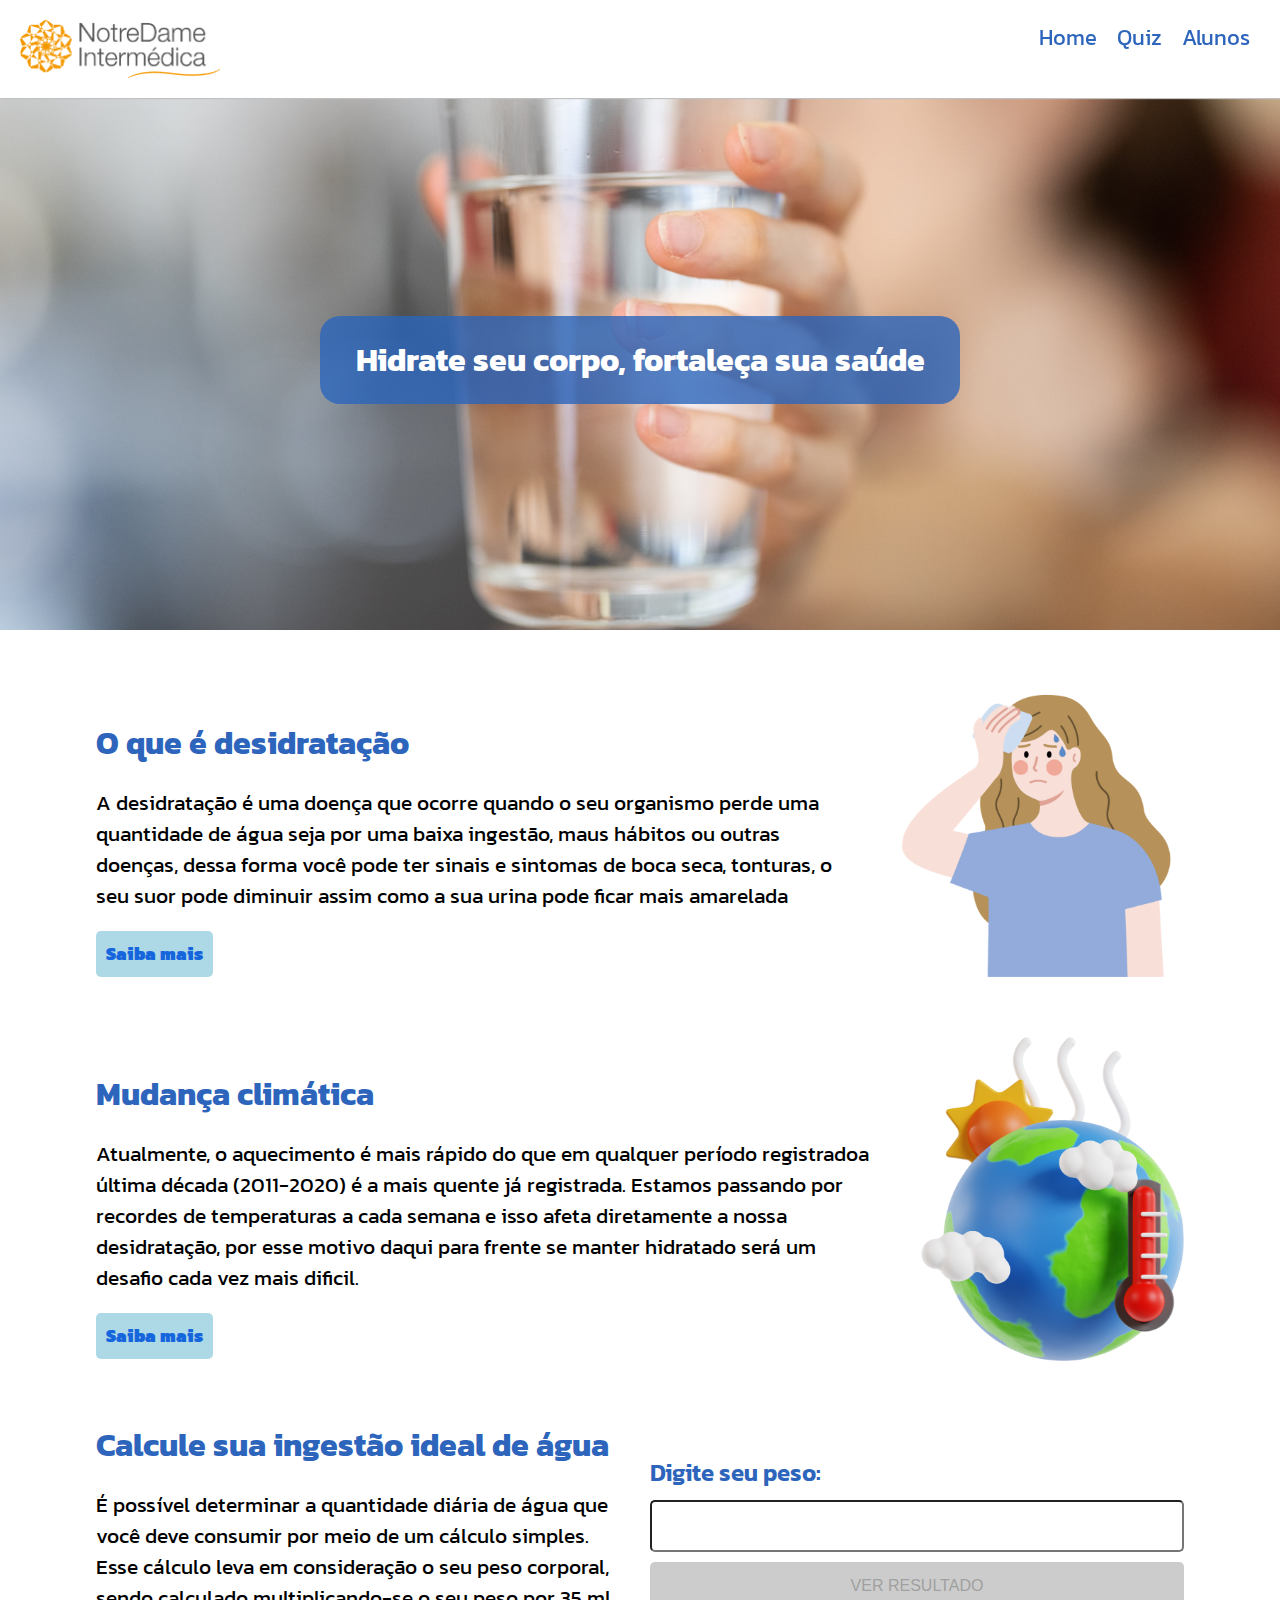
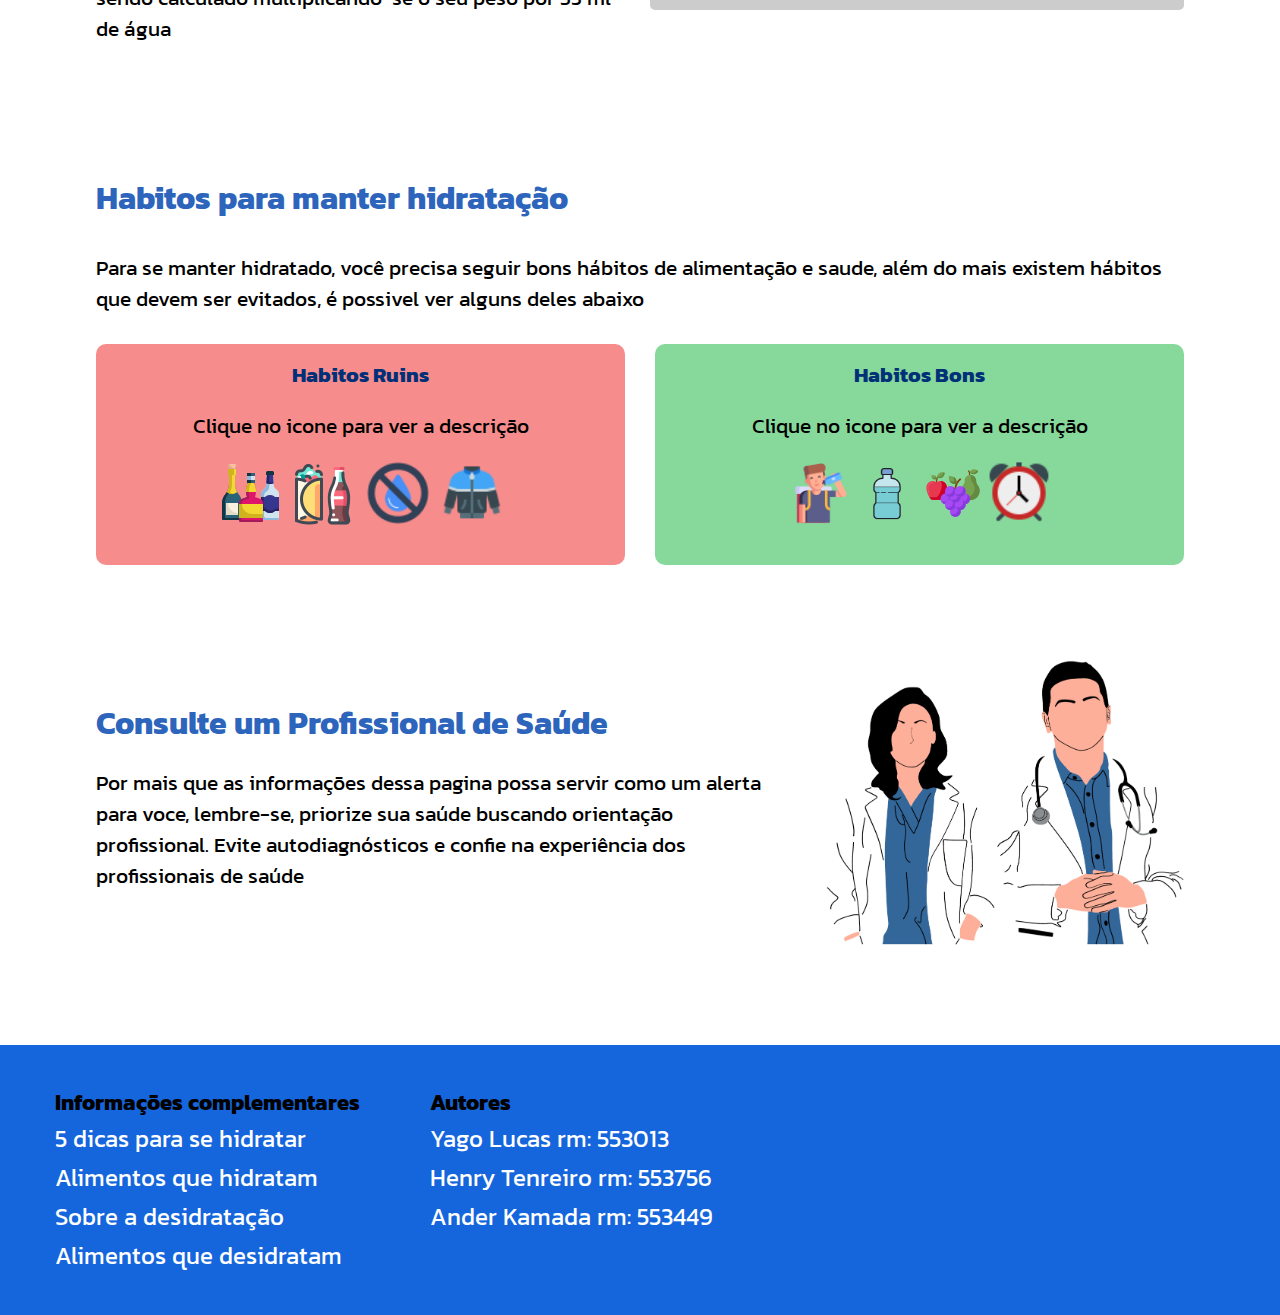
<file: index.html>
<!DOCTYPE html>
<html lang="pt-br">
  <head>
    <meta charset="UTF-8" />
    <meta name="viewport" content="width=device-width, initial-scale=1.0" />
    <title>Hidratação - Pagina Inicial</title>
    <link rel="stylesheet" href="style/style.css" />
    <link rel="stylesheet" href="style/index.css" />
    <link
      rel="shortcut icon"
      href="image/icons8-garrafa-de-água-100.png"
      type="image/x-icon"
    />
  </head>

  <body>
    <header>
      <img src="image/layout_set_logo.png" alt="logo da intermédica" />
      <nav>
        <div>
          <img
            class="js-icone-menu icone-menu"
            src="image/hamburger.png"
            alt="icone menu"
          />
        </div>
        <ul class="ocultar">
          <li><a href="index.html">Home</a></li>
          <li><a href="quiz.html">Quiz</a></li>
          <li><a href="alunos.html">Alunos</a></li>
        </ul>
      </nav>
    </header>

    <main>
      <section class="primeira-secao">
        <h1>Hidrate seu corpo, fortaleça sua saúde</h1>
      </section>

      <section class="container">
        <div class="informacoes">
          <h2>O que é desidratação</h2>
          <p>
            A desidratação é uma doença que ocorre quando o seu organismo perde
            uma quantidade de água seja por uma baixa ingestão, maus hábitos ou
            outras doenças, dessa forma você pode ter sinais e sintomas de boca
            seca, tonturas, o seu suor pode diminuir assim como a sua urina pode
            ficar mais amarelada
          </p>
          <a
            class="btn-saiba-mais"
            target="_blank"
            href="https://www.msdmanuals.com/pt-br/casa/dist%C3%BArbios-hormonais-e-metab%C3%B3licos/equil%C3%ADbrio-h%C3%ADdrico/desidrata%C3%A7%C3%A3o"
            >Saiba mais</a
          >
        </div>

        <img src="image/barra.png" alt="imagem de mulher com a mão na cabeça" />
      </section>

      <section class="container">
        <div class="informacoes mudanca-climatica">
          <h2>Mudança climática</h2>
          <p>
            Atualmente, o aquecimento é mais rápido do que em qualquer período
            registradoa última década (2011-2020) é a mais quente já registrada.
            Estamos passando por recordes de temperaturas a cada semana e isso
            afeta diretamente a nossa desidratação, por esse motivo daqui para
            frente se manter hidratado será um desafio cada vez mais dificil.
          </p>
          <a
            class="btn-saiba-mais"
            target="_blank"
            href="https://www.un.org/pt/climatechange/science/causes-effects-climate-change#:~:text=Temperaturas%20mais%20altas,quente%20do%20que%20a%20anterior."
            >Saiba mais</a
          >
        </div>

        <img
          class="img-mudanca-climatica"
          src="image/mudanca-climatica.png"
          alt="icone do mundo com altas temperaturas"
        />
      </section>

      <section class="container container-quiz-conta">
        <div class="container-conta">
          <div>
            <h2>Calcule sua ingestão ideal de água</h2>
            <p>
              É possível determinar a quantidade diária de água que você deve
              consumir por meio de um cálculo simples. Esse cálculo leva em
              consideração o seu peso corporal, sendo calculado multiplicando-se
              o seu peso por 35 ml de água
            </p>
          </div>
          <div class="container-calculo">
            <form class="form-conta">
              <label for="peso">Digite seu peso:</label
              ><input
                class="js-valor-peso"
                type="number"
                id="peso"
                min="0"
                max="300"
              />
              <input
                class="btn-resultado js-btn-resultado"
                type="button"
                value="Ver Resultado"
                disabled
                title="Informe um valor"
              />
            </form>
            <div>
              <p class="p-calculo js-mostar-calculo"></p>
            </div>
          </div>
        </div>

        <p class="js-mostrar-quiz"></p>
      </section>

      <section class="container habitos-hidratacao">
        <h2>Habitos para manter hidratação</h2>
        <p>
          Para se manter hidratado, você precisa seguir bons hábitos de
          alimentação e saude, além do mais existem hábitos que devem ser
          evitados, é possivel ver alguns deles abaixo
        </p>
        <div class="habitos">
          <div class="habitos-ruins">
            <h3>Habitos Ruins</h3>
            <p>Clique no icone para ver a descrição</p>
            <div class="icones-habitos">
              <img
                class="js-bebidas-alcoolica"
                src="image/icons8-drinks-64.png"
                alt="Bebidas alcolicas juntas"
              />
              <img
                class="js-fast-food"
                src="image/icons8-comida-fast-food-street-food-18-64.png"
                alt="comida de Fast-Food"
              />
              <img
                class="js-sem-agua"
                src="image/icons8-no-water-53.png"
                alt="agua com risco no meio"
              />
              <img
                class="js-roupa-calor"
                src="image/icons8-fato-de-treino-48.png"
                alt="Jaqueta de frio"
              />
            </div>

            <p class="mostar-informacoes js-mostar-informacoes-ruins"></p>
          </div>

          <div class="habitos-bons">
            <h3>Habitos Bons</h3>
            <p>Clique no icone para ver a descrição</p>
            <div class="icones-habitos">
              <img
                class="js-beber-agua"
                src="image/icons8-drink-water-66.png"
                alt="Homem bebendo agua"
              />
              <img
                class="js-garrafa-agua"
                src="image/icons8-garrafa-de-água-100.png"
                alt="garrafa de agua"
              />
              <img
                class="js-frutas"
                src="image/icons8-fruits-64.png"
                alt="grupo de frutas"
              />
              <img
                class="js-relogio"
                src="image/icons8-relógio-despertador-48.png"
                alt="relogio"
              />
            </div>
            <p class="mostar-informacoes js-mostar-informacoes-bons"></p>
          </div>
        </div>
      </section>

      <section class="container">
        <div>
          <h2>Consulte um Profissional de Saúde</h2>
          <p>
            Por mais que as informações dessa pagina possa servir como um alerta
            para voce, lembre-se, priorize sua saúde buscando orientação
            profissional. Evite autodiagnósticos e confie na experiência dos
            profissionais de saúde
          </p>
        </div>

        <img src="image/nedico-2.png" alt="Foto de médica e médico juntos" />
      </section>
    </main>

    <footer>
      <section>
        <h3>Informações complementares</h3>
        <nav>
          <ul>
            <li>
              <a
                target="_blank"
                href="https://www.prefeitura.sp.gov.br/cidade/secretarias/saude/noticias/?p=322034"
                >5 dicas para se hidratar</a
              >
            </li>
            <li>
              <a
                target="_blank"
                href="https://www.capesesp.com.br/alimentos-que-hidratam"
                >Alimentos que hidratam</a
              >
            </li>
            <li>
              <a
                target="_blank"
                href="https://www.msdmanuals.com/pt-br/casa/dist%C3%BArbios-hormonais-e-metab%C3%B3licos/equil%C3%ADbrio-h%C3%ADdrico/desidrata%C3%A7%C3%A3o"
                >Sobre a desidratação</a
              >
            </li>
            <li>
              <a
                target="_blank"
                href="https://www.europa.com.br/blog/alimentos-que-desidratam"
                >Alimentos que desidratam</a
              >
            </li>
          </ul>
        </nav>
      </section>

      <section>
        <h3>Autores</h3>
        <nav>
          <ul>
            <li>
              <a target="_blank" href="https://github.com/yagoluucas"
                >Yago Lucas rm: 553013</a
              >
            </li>
            <li>
              <a target="_blank" href="https://github.com/HenryTenreiro"
                >Henry Tenreiro rm: 553756</a
              >
            </li>
            <li>
              <a target="_blank" href="https://github.com/AnderKamada"
                >Ander Kamada rm: 553449</a
              >
            </li>
          </ul>
        </nav>
      </section>
    </footer>

    <script src="script/index.js"></script>
    <script src="script/menu.js"></script>
    <script>
      window.watsonAssistantChatOptions = {
        integrationID: "52a0181f-40bb-450d-aa9d-fa6ad965ba51", // The ID of this integration.
        region: "au-syd", // The region your integration is hosted in.
        serviceInstanceID: "edf3aa1c-cff1-459e-926c-e7f62fc090a5", // The ID of your service instance.
        onLoad: async (instance) => {
          await instance.render();
        },
      };
      setTimeout(function () {
        const t = document.createElement("script");
        t.src =
          "https://web-chat.global.assistant.watson.appdomain.cloud/versions/" +
          (window.watsonAssistantChatOptions.clientVersion || "latest") +
          "/WatsonAssistantChatEntry.js";
        document.head.appendChild(t);
      });
    </script>
  </body>
</html>
</file>
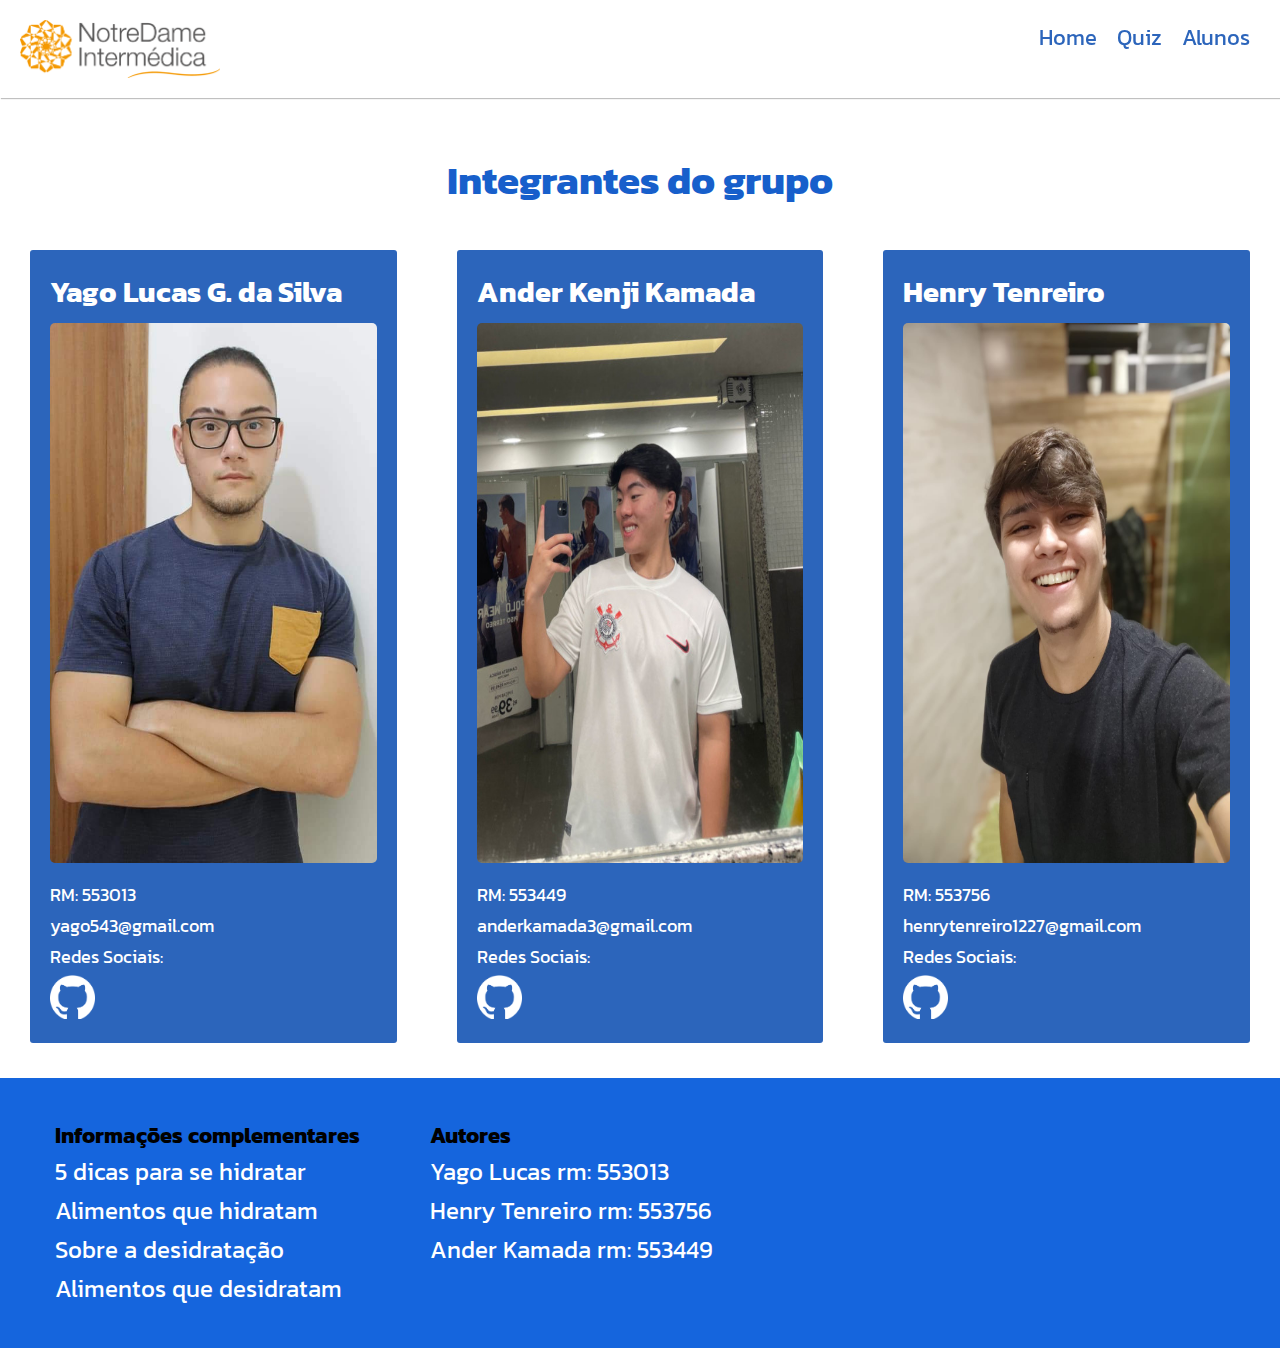
<file: alunos.html>
<!DOCTYPE html>
<html lang="pt-br">
<head>
    <meta charset="UTF-8">
    <meta name="viewport" content="width=device-width, initial-scale=1.0">
    <title>Hidratação - alunos</title>
    <link rel="stylesheet" href="style/style.css">
    <link rel="stylesheet" href="style/alunos.css">
    <link rel="shortcut icon" href="image/icons8-garrafa-de-água-100.png" type="image/x-icon">
</head>
<body>

    <header>
        <img src="image/layout_set_logo.png" alt="logo da intermédica">
        <nav>
            <div><img class="js-icone-menu icone-menu" src="image/hamburger.png" alt="icone menu"></div>
            <ul class="ocultar">
                <li><a href="index.html">Home</a></li>
                <li><a href="quiz.html">Quiz</a></li>
                <li><a href="alunos.html">Alunos</a></li>
            </ul>
        </nav>
    </header>

    <main>
        <h1>Integrantes do grupo</h1>
        <div class="alunos">
            <section>
                <h2>Yago Lucas G. da Silva</h2>
                <img src="image/WhatsApp Image 2023-11-25 at 00.12.35.jpeg" alt="foto do aluno Yago">
                <p>RM: 553013</p>
                <p>yago543@gmail.com</p>
                <p>Redes Sociais:</p>
                <a href="https://github.com/yagoluucas" target="_blank"><img src="image/github-mark-white.png" alt="logo do github"></a>
            </section>

            <section>
                <h2>Ander Kenji Kamada</h2>
                <img src="image/WhatsApp Image 2023-11-25 at 00.03.28.jpeg" alt="foto do aluno Ander">
                <p>RM: 553449</p>
                <p>anderkamada3@gmail.com</p>
                <p>Redes Sociais:</p>
                <a href="https://github.com/AnderKamada" target="_blank"><img src="image/github-mark-white.png" alt="logo do github"></a>
            </section>

            <section>
                <h2>Henry Tenreiro</h2>
                <img src="image/WhatsApp Image 2023-11-25 at 18.14.18.jpeg" alt="foto do aluno Henry">
                <p>RM: 553756</p>
                <p>henrytenreiro1227@gmail.com</p>
                <p>Redes Sociais:</p>
                <a href="https://github.com/HenryTenreiro" target="_blank"><img src="image/github-mark-white.png" alt="logo do github"></a>
            </section>
        </div>
    </main>

    <footer>
        <section>
            <h3>Informações complementares</h3>
            <nav>
                <ul>
                    <li><a target="_blank" href="https://www.prefeitura.sp.gov.br/cidade/secretarias/saude/noticias/?p=322034">5 dicas para se hidratar</a></li>
                    <li><a target="_blank" href="https://www.capesesp.com.br/alimentos-que-hidratam">Alimentos que hidratam</a></li>
                    <li><a target="_blank" href="https://www.msdmanuals.com/pt-br/casa/dist%C3%BArbios-hormonais-e-metab%C3%B3licos/equil%C3%ADbrio-h%C3%ADdrico/desidrata%C3%A7%C3%A3o">Sobre a desidratação</a></li>
                    <li><a target="_blank" href="https://www.europa.com.br/blog/alimentos-que-desidratam">Alimentos que desidratam</a></li>
                </ul>
            </nav>
        </section>

        <section>
            <h3>Autores</h3>
            <nav>
                <ul>
                    <li><a target="_blank" href="https://github.com/yagoluucas">Yago Lucas rm: 553013</a></li>
                    <li><a target="_blank" href="https://github.com/HenryTenreiro">Henry Tenreiro rm: 553756</a></li>
                    <li><a target="_blank" href="https://github.com/AnderKamada">Ander Kamada rm: 553449</a></li>
                </ul>
            </nav>
        </section>
    </footer>

    <script>
        window.watsonAssistantChatOptions = {
          integrationID: "52a0181f-40bb-450d-aa9d-fa6ad965ba51", // The ID of this integration.
          region: "au-syd", // The region your integration is hosted in.
          serviceInstanceID: "edf3aa1c-cff1-459e-926c-e7f62fc090a5", // The ID of your service instance.
          onLoad: async (instance) => { await instance.render(); }
        };
        setTimeout(function(){
          const t=document.createElement('script');
          t.src="https://web-chat.global.assistant.watson.appdomain.cloud/versions/" + (window.watsonAssistantChatOptions.clientVersion || 'latest') + "/WatsonAssistantChatEntry.js";
          document.head.appendChild(t);
        });
      </script>

    <script src="script/menu.js"></script>
    
</body>
</html>
</file>
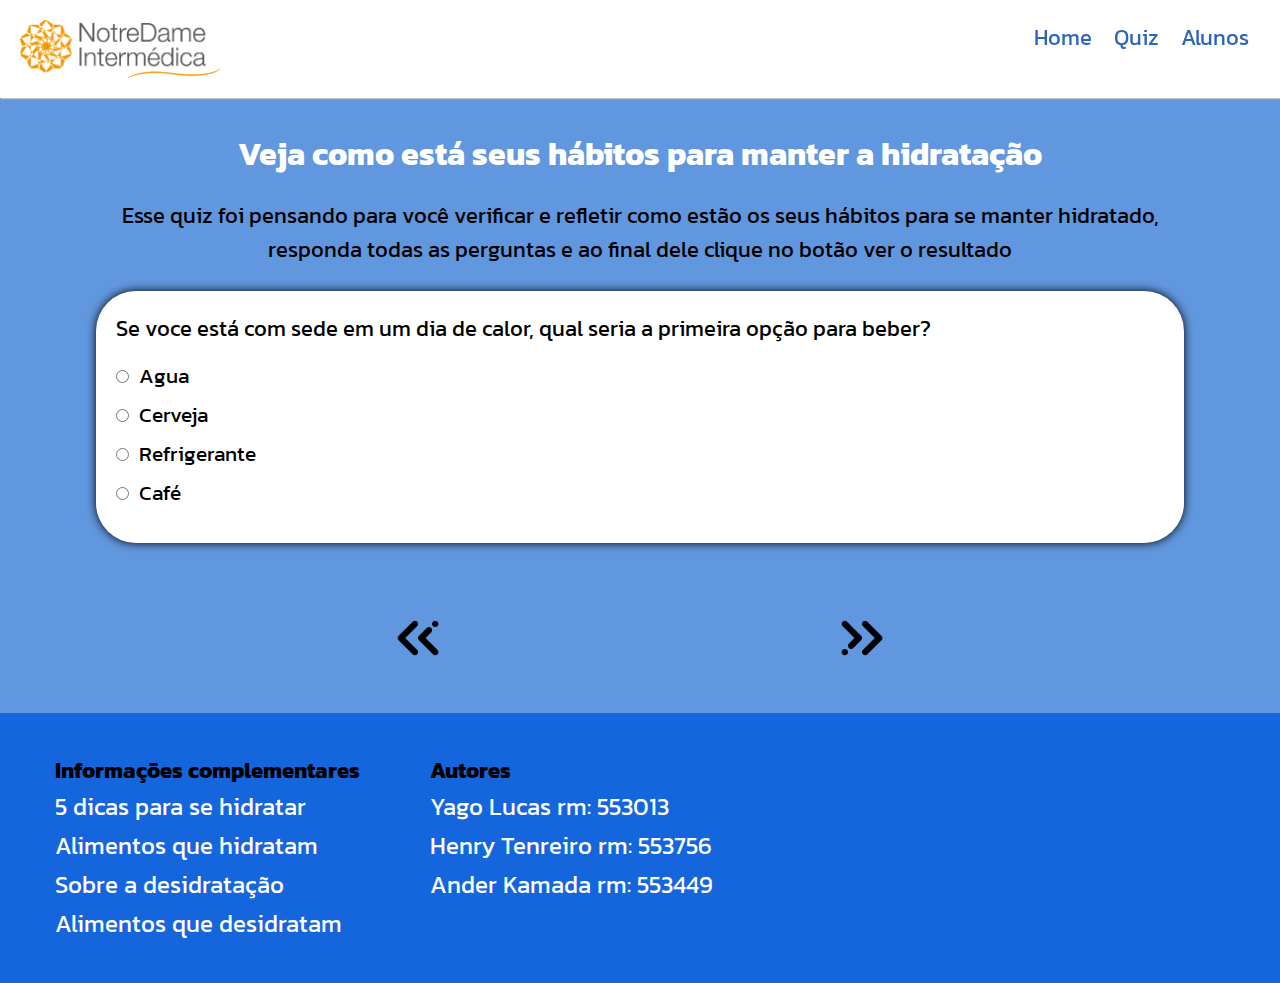
<file: quiz.html>
<!DOCTYPE html>
<html lang="pt-br">
<head>
    <meta charset="UTF-8">
    <meta name="viewport" content="width=device-width, initial-scale=1.0">
    <title>Hidratação - Quiz</title>
    <link rel="shortcut icon" href="image/icons8-garrafa-de-água-100.png" type="image/x-icon">
    <link rel="stylesheet" href="style/style.css">
    <link rel="stylesheet" href="style/quiz.css">
</head>
<body>

    <header>
        <img src="image/layout_set_logo.png" alt="logo da intermédica">
        <nav>
            <div><img class="js-icone-menu icone-menu" src="image/hamburger.png" alt="icone menu"></div>
            <ul class="ocultar">
                <li><a href="index.html">Home</a></li>
                <li><a href="quiz.html">Quiz</a></li>
                <li><a href="alunos.html">Alunos</a></li>
            </ul>
        </nav>
    </header>

    <main>
        <h1>Veja como está seus hábitos para manter a hidratação</h1>
        <p class="explicacao-quiz">Esse quiz foi pensando para você verificar e refletir como estão os seus hábitos para se manter hidratado, responda todas as perguntas e ao final dele clique no botão ver o resultado</p>
        <form>
            <section data-pergunta="primeira-pergunta" class="pergunta js-pergunta-aparecendo">
                <p>Se voce está com sede em um dia de calor, qual seria a primeira opção para beber?</p>
                <div><input type="radio" name="primeira-questao" id="primeira-questao-1" value="Agua"><label for="primeira-questao-1">Agua</label></div>
                <div><input type="radio" name="primeira-questao" id="primeira-questao-2" value="Cerveja"><label for="primeira-questao-2">Cerveja</label></div>
                <div><input type="radio" name="primeira-questao" id="primeira-questao-3" value="Refrigerante"><label for="primeira-questao-3">Refrigerante</label></div>
                <div><input type="radio" name="primeira-questao" id="primeira-questao-4" value="Cafe"><label for="primeira-questao-4">Café</label></div>

                <p class="js-resultado-1"></p>
            </section>
 
            <section class="pergunta none">
                <p>Geralmente voce bebe mais agua ou bebibas alcóolicas e cafés ?</p>
                <div><input type="radio" name="segunda-questao" id="segunda-questao-1" value="Mais Agua"><label for="segunda-questao-1">Mais Agua</label></div>
                <div><input type="radio" name="segunda-questao" id="segunda-questao-2" value="Igual"><label for="segunda-questao-2">Não tem diferença, bebo igualmente as duas</label></div>
                <div><input type="radio" name="segunda-questao" id="segunda-questao-3" value="Inferior"><label for="segunda-questao-3">Costumo beber mais bebida alcóolica e café do que água</label></div>

                <p class="js-resultado-2"></p>
            </section>
 
            <section class="pergunta none">
                <p>Em um dia ensolarado, qual conjunto de roupa você escolheria para caminhar em um parque?</p>
                <div><input type="radio" name="terceira-questao" id="terceira-questao-1" value="Moletom e Calca"><label for="terceira-questao-1">Moletom e Calça</label></div>
                <div><input type="radio" name="terceira-questao" id="terceira-questao-2" value="Bone, Regata e Bermuda"><label for="terceira-questao-2">Boné, Regata e Bermuda</label></div>
                <div><input type="radio" name="terceira-questao" id="terceira-questao-3" value="Touca, Sueter e Calca"><label for="terceira-questao-3">Touca, Suéter e Calça</label></div>
                <div><input type="radio" name="terceira-questao" id="terceira-questao-4" value="Cachecol, Casaco e Luva"><label for="terceira-questao-4">Cachecol, Casaco e Luva</label></div>

                <p class="js-resultado-3"></p>
            </section>
 
            <section data-pergunta="penultima-pergunta" class="pergunta none">
                <p>Você tem o hábito de consumir frutas e legumes ?</p>
                <div><input type="radio" name="quarta-questao" id="quarta-questao-1" value="Sempre"><label for="quarta-questao-1">Sempre</label></div>
                <div><input type="radio" name="quarta-questao" id="quarta-questao-2" value="As vezes"><label for="quarta-questao-2">As vezes</label></div>
                <div><input type="radio" name="quarta-questao" id="quarta-questao-3" value="Nunca"><label for="quarta-questao-3">Nunca</label></div>

                <p class="js-resultado-4"></p>
            </section>
 
            <section data-pergunta="ultima-pergunta" class="pergunta none">
                <p>Você ingere água regularmente durante o dia ou somente quando está com sede?</p>
                <div><input class="correta" type="radio" name="quinta-questao" id="quinta-questao-1" value="Regularmente"><label for="quinta-questao-1">Regularmente</label></div>
                <div><input type="radio" name="quinta-questao" value="somente com sede" id="quinta-questao-2"><label for="quinta-questao-2">Somente com sede</label></div>
                <p class="js-resultado-5"></p>
            </section>
            <input class="btn-enviar js-btn-quiz none" type="button" value="Ver Resultado">
        </form>

        <div class="icones-navegacao js-icones-navegacao">
            <img class="js-anterior" src="image/anterior.png" alt="icone anterior">
            <img class="js-proximo" src="image/proximo.png" alt="icone proximo">
        </div>
        
        <p class="js-respondeu-nenhum"></p>
        <section class="container-resultado js-container-resultado none">
            <h2>Quiz Concluido</h2>
            <p class="quantidade-acertada js-quantidade-acertada"></p>
            <p>Navegue entre as questões com as setas para verificar os feedbacks</p>
            <p>Clique no icone abaixo para refazer o quiz</p>
            <a href="quiz.html"><img src="image/recarregar.png" alt="icone de recarregar"></a>
        </section>
    </main>

    <footer>
        <section>
            <h3>Informações complementares</h3>
            <nav>
                <ul>
                    <li><a target="_blank" href="https://www.prefeitura.sp.gov.br/cidade/secretarias/saude/noticias/?p=322034">5 dicas para se hidratar</a></li>
                    <li><a target="_blank" href="https://www.capesesp.com.br/alimentos-que-hidratam">Alimentos que hidratam</a></li>
                    <li><a target="_blank" href="https://www.msdmanuals.com/pt-br/casa/dist%C3%BArbios-hormonais-e-metab%C3%B3licos/equil%C3%ADbrio-h%C3%ADdrico/desidrata%C3%A7%C3%A3o">Sobre a desidratação</a></li>
                    <li><a target="_blank" href="https://www.europa.com.br/blog/alimentos-que-desidratam">Alimentos que desidratam</a></li>
                </ul>
            </nav>
        </section>

        <section>
            <h3>Autores</h3>
            <nav>
                <ul>
                    <li><a target="_blank" href="https://github.com/yagoluucas">Yago Lucas rm: 553013</a></li>
                    <li><a target="_blank" href="https://github.com/HenryTenreiro">Henry Tenreiro rm: 553756</a></li>
                    <li><a target="_blank" href="https://github.com/AnderKamada">Ander Kamada rm: 553449</a></li>
                </ul>
            </nav>
        </section>
    </footer>

    <script src="script/quiz.js"></script>

    <script>
        window.watsonAssistantChatOptions = {
          integrationID: "52a0181f-40bb-450d-aa9d-fa6ad965ba51", // The ID of this integration.
          region: "au-syd", // The region your integration is hosted in.
          serviceInstanceID: "edf3aa1c-cff1-459e-926c-e7f62fc090a5", // The ID of your service instance.
          onLoad: async (instance) => { await instance.render(); }
        };
        setTimeout(function(){
          const t=document.createElement('script');
          t.src="https://web-chat.global.assistant.watson.appdomain.cloud/versions/" + (window.watsonAssistantChatOptions.clientVersion || 'latest') + "/WatsonAssistantChatEntry.js";
          document.head.appendChild(t);
        });
      </script>

    <script src="script/menu.js"></script>
    
</body>
</html>
</file>
<file: style/style.css>
@import url('header.css');
@import url('https://fonts.googleapis.com/css2?family=Kanit&display=swap');
@import url('footer.css');
* {
    margin: 0;
    padding: 0;
    box-sizing: border-box;
}

body {
    font-size: 62.5%;
    font-family: 'Kanit', 'Verdana', 'sans-serif';
}
</file>
<file: style/index.css>
.primeira-secao {
    background: #ADD8E6 url(../image/engin-akyurt-PCpoG06fcUI-unsplash.jpg) center center no-repeat;
    height: 70vh;
    max-height: 80vh;
    background-size: cover;
    display: flex;
    align-items: center;
}

a {
    text-decoration: none;
    color: #000;
}

main h3 {
    font-size: 1.3rem;
}

.primeira-secao > h1 {
    background: rgba(44, 101, 187, 0.8);
    padding: 20px 10px;
    color: #ffff;
    width: 50%;
    margin: 10vh auto 0 auto;
    text-align: center;
    border-radius: 20px;
    font-size: 2rem;
}

.container {
    width: 85%;
    margin: 60px auto;
}

main p {
    font-size: 1.3rem;
}

main h2 {
    font-size: 2rem;
    color:#2c65bb ;
}

main > section > img {
    min-width: 259px;
    width: 100%;
    max-width: 400px;
}

main section {
    display: flex;
    gap: 50px;
    align-items: center;
}

main > section > .informacoes h2, p{
    margin: 20px 0;
}

main > section > .informacoes p {
    margin-bottom: 30px;
}

main a.btn-saiba-mais {
    text-decoration: none;
    padding: 10px;
    background-color: #ADD8E6;
    border-radius: 5px;
    margin-top: 30px;
    color: #1565dd;
    transition: 0.3s;
    font-size: 1.1rem;
    font-weight: 900;
}

main a.btn-saiba-mais:hover {
    background-color: #4ebce1;
}

.container-quiz-conta {
    flex-direction: column;
    gap: 10px;
}

.container-conta {
    display: flex;
    align-items: center;
    gap: 20px;
}

.container-conta > div {
    flex: 1;
    width: 100%;
}

.container-calculo form {
    font-size: 1.5rem;
}

.container-calculo form input {
    display: block;
    margin: 10px 0;
    width: 100%;
    padding: 15px;
    border-radius: 5px;
    font-size: 1rem;
}

.container-calculo form input.btn-resultado {
    background:#1565dd ;
    color: #ffff;
    text-transform: uppercase;
    padding: 8px;
    cursor: pointer;
    padding: 15px 30px;
    transition: 0.3s;
}

.container-calculo form input.btn-resultado:hover {
    background: #003078;
    cursor: pointer;
}

.container-calculo form input.btn-resultado:disabled {
    background: #ccc;
    color: #a0a0a0;
    border: none;
    cursor: not-allowed;
}
.container-calculo form label {
    color: #2c65bb;
    font-weight: 600;
}

.habitos-hidratacao {
    flex-direction: column;
    align-items: normal;
    gap: 10px;
    margin-bottom: 0;
}

.habitos-hidratacao > .habitos{
    display: flex;
    width: 100%;
    justify-content: space-between;
    gap: 30px;
}

.habitos-bons, .habitos-ruins {
    flex: 1;
    display: flex;
    align-items: center;
    flex-direction: column;
    border-radius: 10px;
    padding: 15px 10px 0 10px;
    width: 100%;
}

.habitos-hidratacao > .habitos h3 {
    color: #003078;
}

.icones-habitos {
    display: flex;
}

.habitos-hidratacao .icones-habitos img {
    margin: auto 5px;
    width: 64px;
    cursor: pointer;
    transition: 0.3s;
}

.habitos-bons .icones-habitos img{
    margin: auto 1px;
}

.habitos-ruins {
    background: rgba(239, 25, 25, 0.5);
}

.habitos-bons {
    background: rgba(16, 177, 56, 0.5);
}

/* parte de javascript informando a quantidade de agua */
span.valor-agua {
    color: #1565dd;
}

span.peso-invalido {
    color: #FF0000;
    text-transform: uppercase;
}

/* parte de javascript que mostra o quiz após calcular a agua */

.mostrar-quiz {
    animation: mostrar-quiz forwards 2s;
}

.container-quiz-conta a {
    color: #1565dd;
    transition: 0.4s;
}

/* texto dos hábitos */

p.mostar-informacoes {
    width: 100%;
    font-size: 1.2rem;
}

.habitos-texto-icones {
    color: #03398a;
    font-weight: 600;
}

@keyframes mostrar-quiz {
    0% {
        transform: translateX(-20px);
        opacity: 0;
    }

    100% {
        transform: translateX(0);
        opacity: 1;
    }
}

@media screen and (max-width: 800px) {
    .primeira-secao > h1 {
        width: 85%;
    }
    section {
        flex-wrap: wrap;
        justify-content: center;
    }

    section .desidratacao {
        margin-top: 0;
    }

    .container-conta {
        flex-direction: column;
    }

    .habitos {
        flex-direction: column;
    }
    
}

@media screen and (max-width: 400px) {
    .habitos-hidratacao .icones-habitos img {
        width: 50px;
    }
}
</file>
<file: style/alunos.css>
main {
    margin: 150px auto 0 auto;
}

main > h1 {
    font-size: 2.5rem;
    text-align: center;
    margin: 40px auto;
    color: #175fcb;
}

div.alunos {
    display: flex;
    align-items: center;
    justify-content: space-around;
}

div.alunos section {
    margin: auto 30px 20px 30px;
}

div.alunos > section > img {
    width: 100%;
    height: 60vh;
    min-width: 150px;
    max-width: 360px;
    border-radius: 5px;
    margin: 10px auto;
}

main section {
    color: #ffff;
    padding: 20px;
    background: #2c65bb;
    border: none;
    border-radius: 3px;
    margin: 30px auto;
    width: 90%;
}

main > div > section > h2 {
    font-size: 1.8rem;
}

main > div > section p {
    font-size: 1.1rem;
    margin: 5px auto;
}

main > div > section img {
    width: 45px;
}

@media screen and (max-width: 600px) {
    div.alunos{
        flex-direction: column;
    }
}
</file>
<file: style/quiz.css>
body {
    background-color: rgb(96, 151, 222);
}

a {
    text-decoration: none;
    color: #003078;
}

a:hover {
    color: #0d55c1;
}

ul {
    list-style: none;
    display: flex;
}

li {
    margin: 0 5px;
}

h1 {
    font-size: 2rem;
    text-align: center;
    margin: 130px 0 20px 0;
    color: rgb(255, 255, 255);
    border-radius: 50px;
}

.explicacao-quiz {
    text-align: center;
    width: 85%;
    margin: 5px auto;
}
 
form {
    display: flex;
    flex-direction: column;
    align-items: center;
}
 
main p {
    font-size: 1.4rem;
    margin-bottom: 15px;
}
 
main label {
    font-size: 1.3rem;
    padding-left: 10px;
}
 
main .pergunta,  .container-resultado{
    background-color: #ffffff;
    padding: 20px;
    box-shadow: 0 0 10px;
    margin: 20px auto;
    border-radius: 40px;
    width: 85%;
}
 
main .pergunta div {
    margin: 8px 0;
}
 
.btn-enviar{
    font-weight: 750;
    width: 160px;
    border: 0;
    padding: 10px;
    margin: 20px auto 0;
    border-radius: 15px;
    box-shadow: 0 0 10px;
    cursor: pointer;
    transition: 0.3s;
}
.btn-enviar:hover {
    background: #dcdcdc;
}
.resposta-correta, .resposta-incorreta, .resposta-mediana {
    font-weight: 300;
}
.resposta-correta {
    color: #07cc07;  
}

.resposta-incorreta {
    color: #FF0000;
}

.icones-navegacao {
    display: flex;
    justify-content: space-evenly;
    margin: 50px auto;
}

.icones-navegacao img {
    width: 50px;
    cursor: pointer;
}

.resposta-mediana {
    color: #c1a401;
}

p.quantidade-acertada {
    text-align: center;
    margin: 20px auto;
}

.container-resultado {
    flex: 1;
    width: 70%;
    text-align: center;
    margin-bottom: 40px;
}

.container-resultado h2 {
    color: #03398a;
    font-size: 2rem;
}

.container-resultado img {
    width: 70px;
}

.none {
    display: none;
}

.js-respondeu-nenhum {
    margin-top: 15px;
    text-align: center;
}

.container-resultado a {
    text-decoration: none;
    color: #0d55c1;
    transition: 0.3s;
}

.container-resultado a:hover {
    color: #518be2;
}

label {
    cursor: pointer;
}

@media screen and (max-width: 600px) {
   h1 {
    margin-top: 150px;
   }

   .container-resultado {
    width: 85%;
   }
}
</file>
